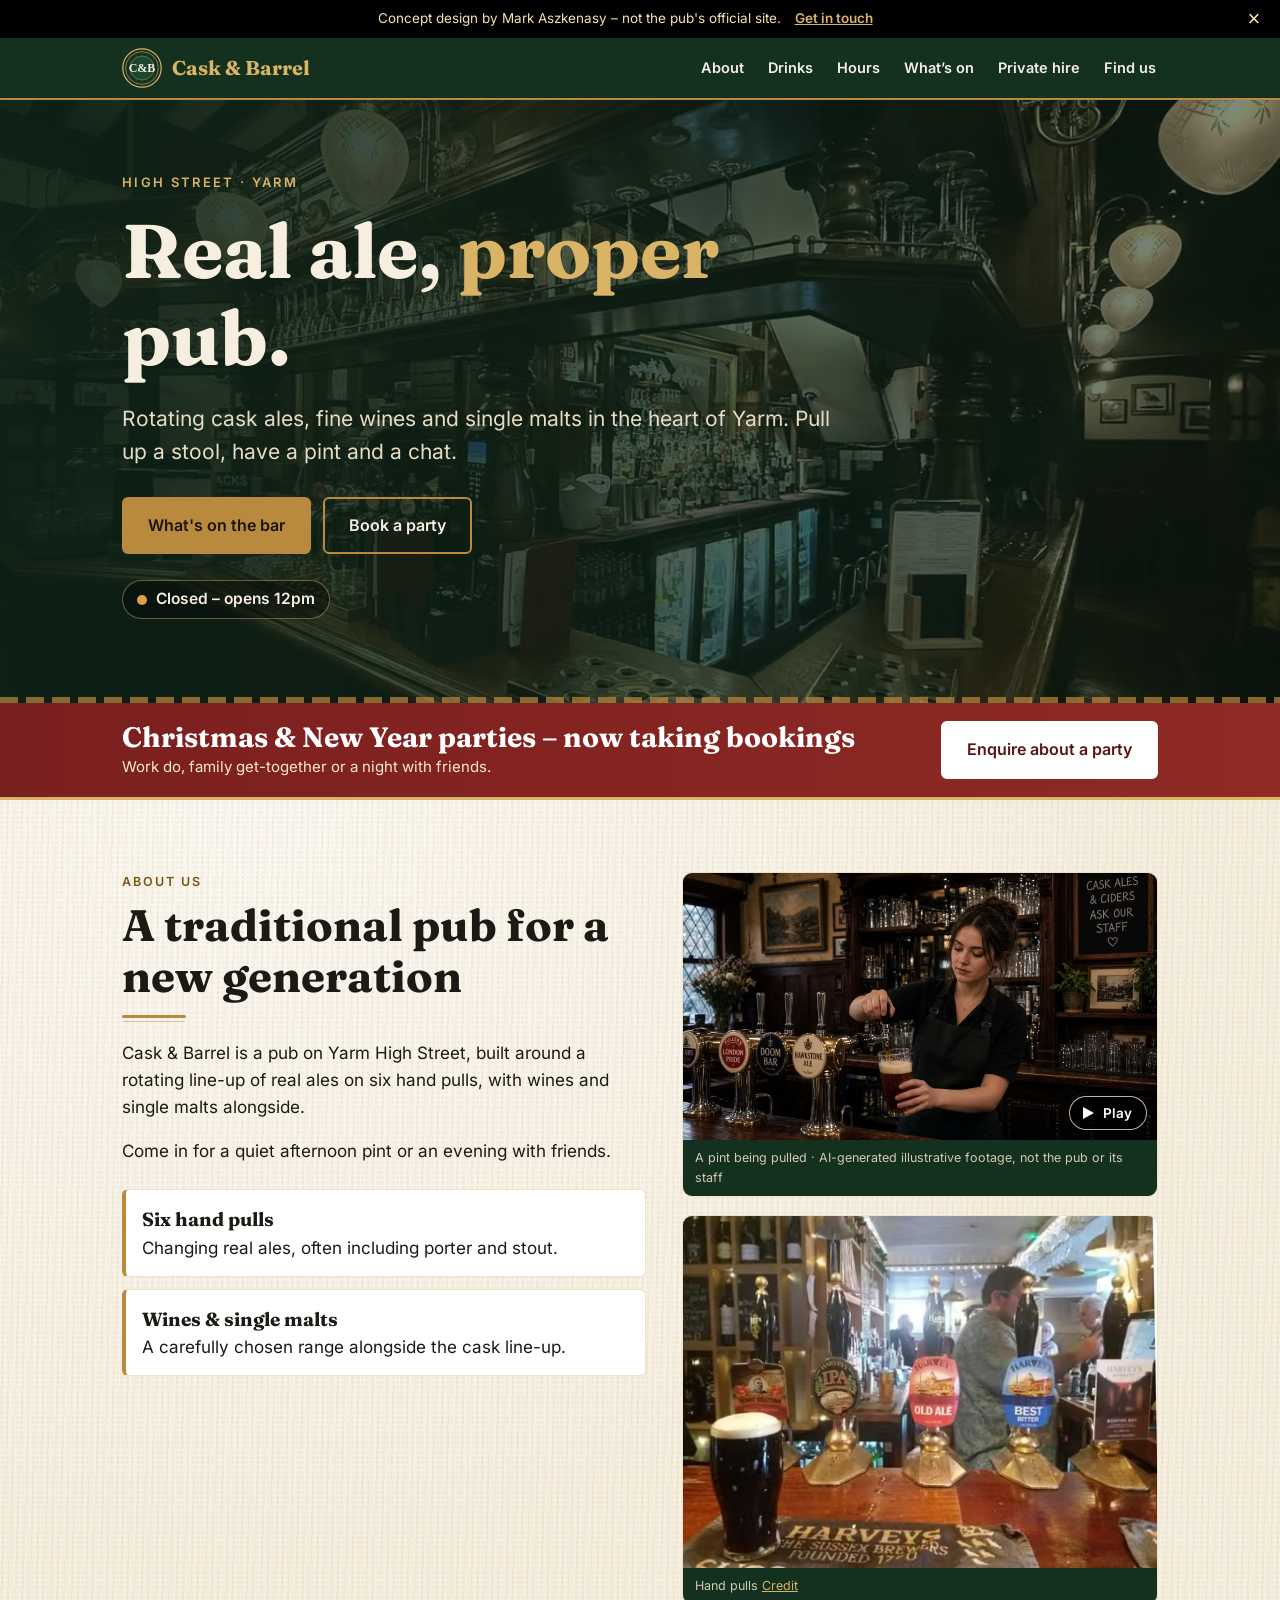
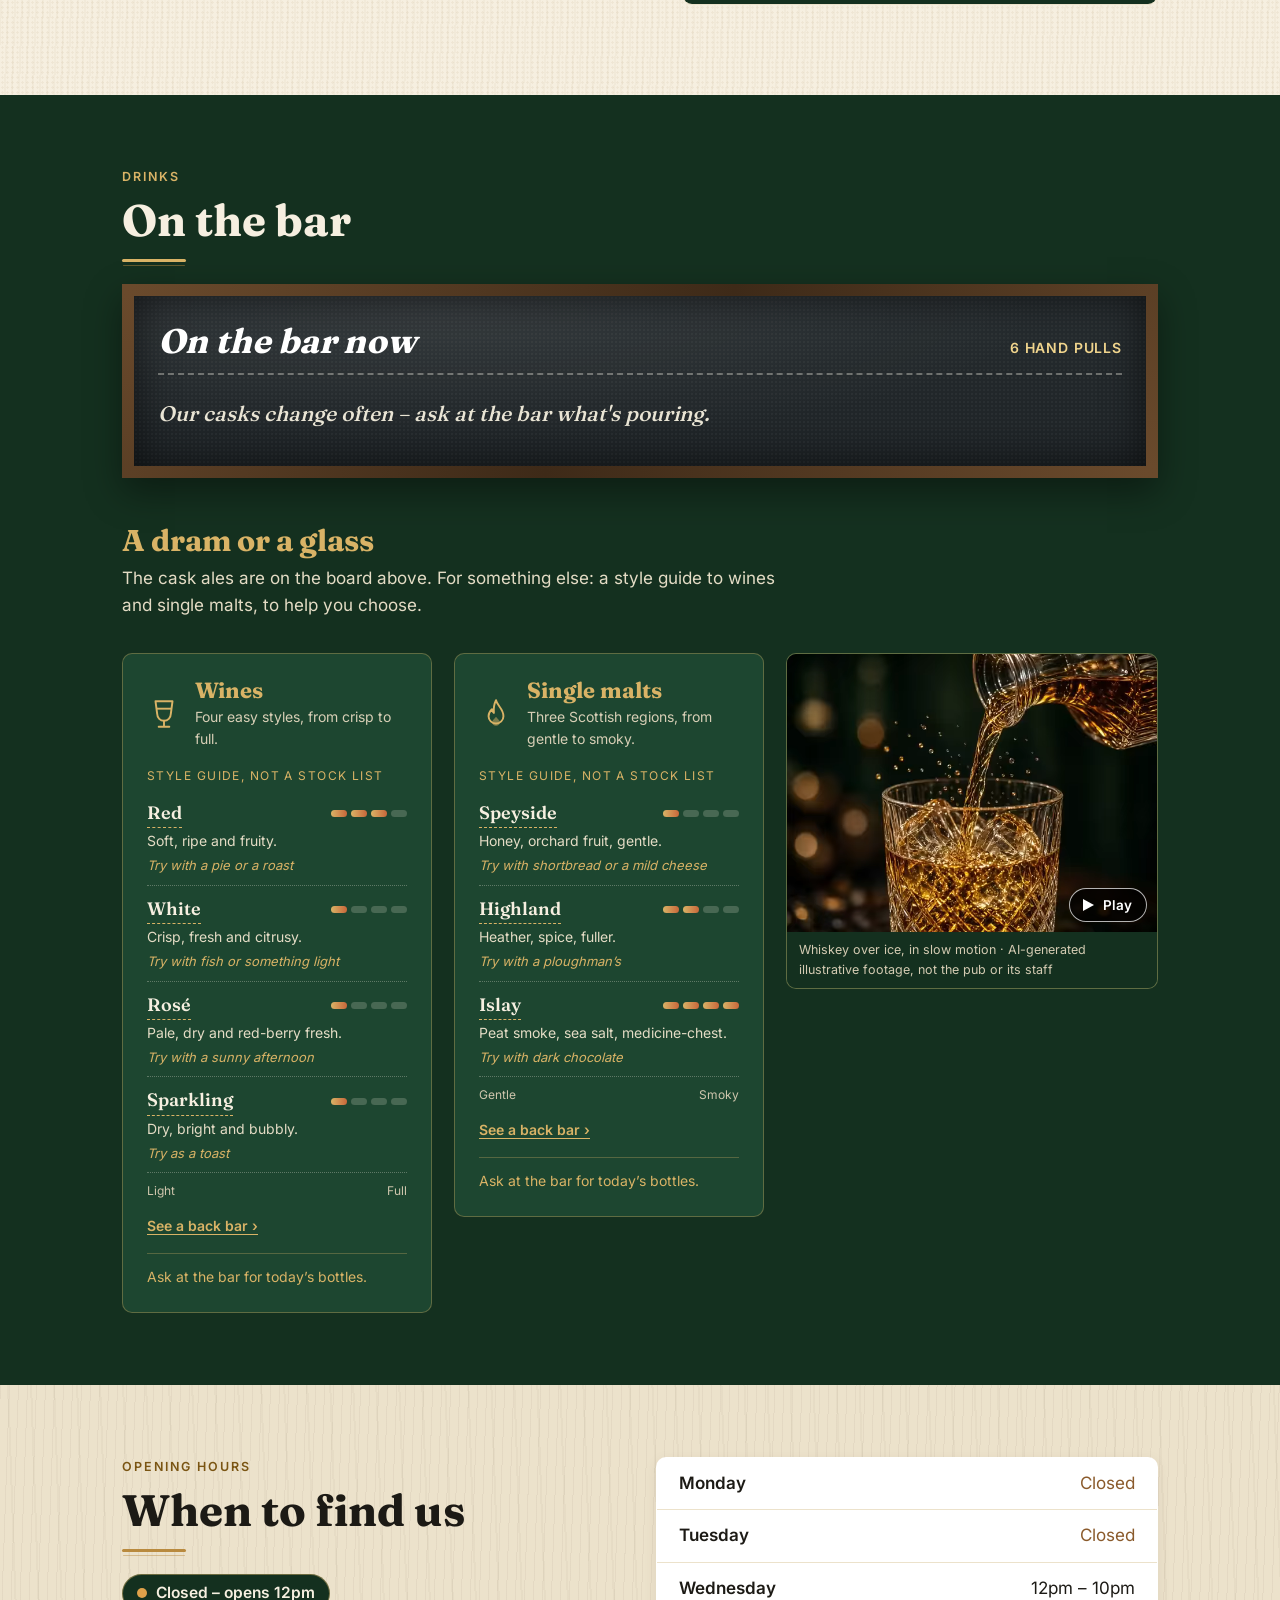
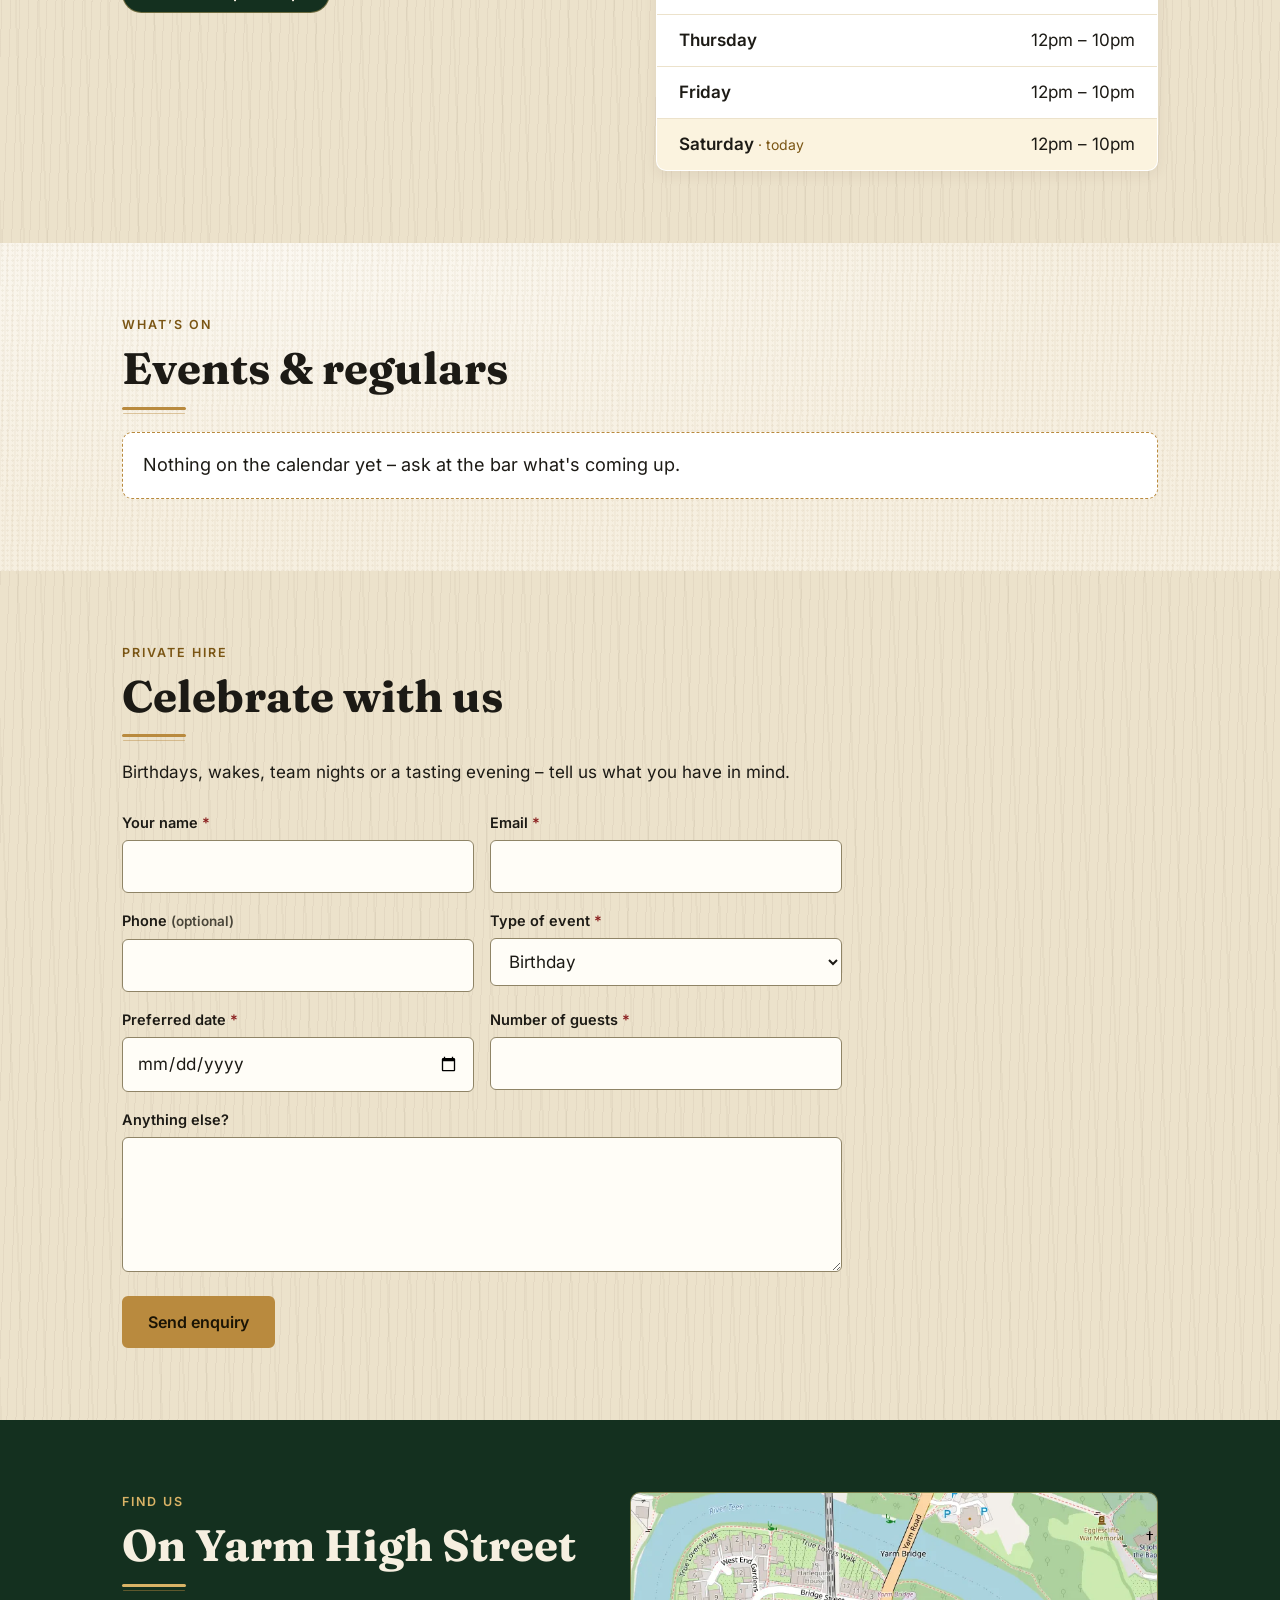
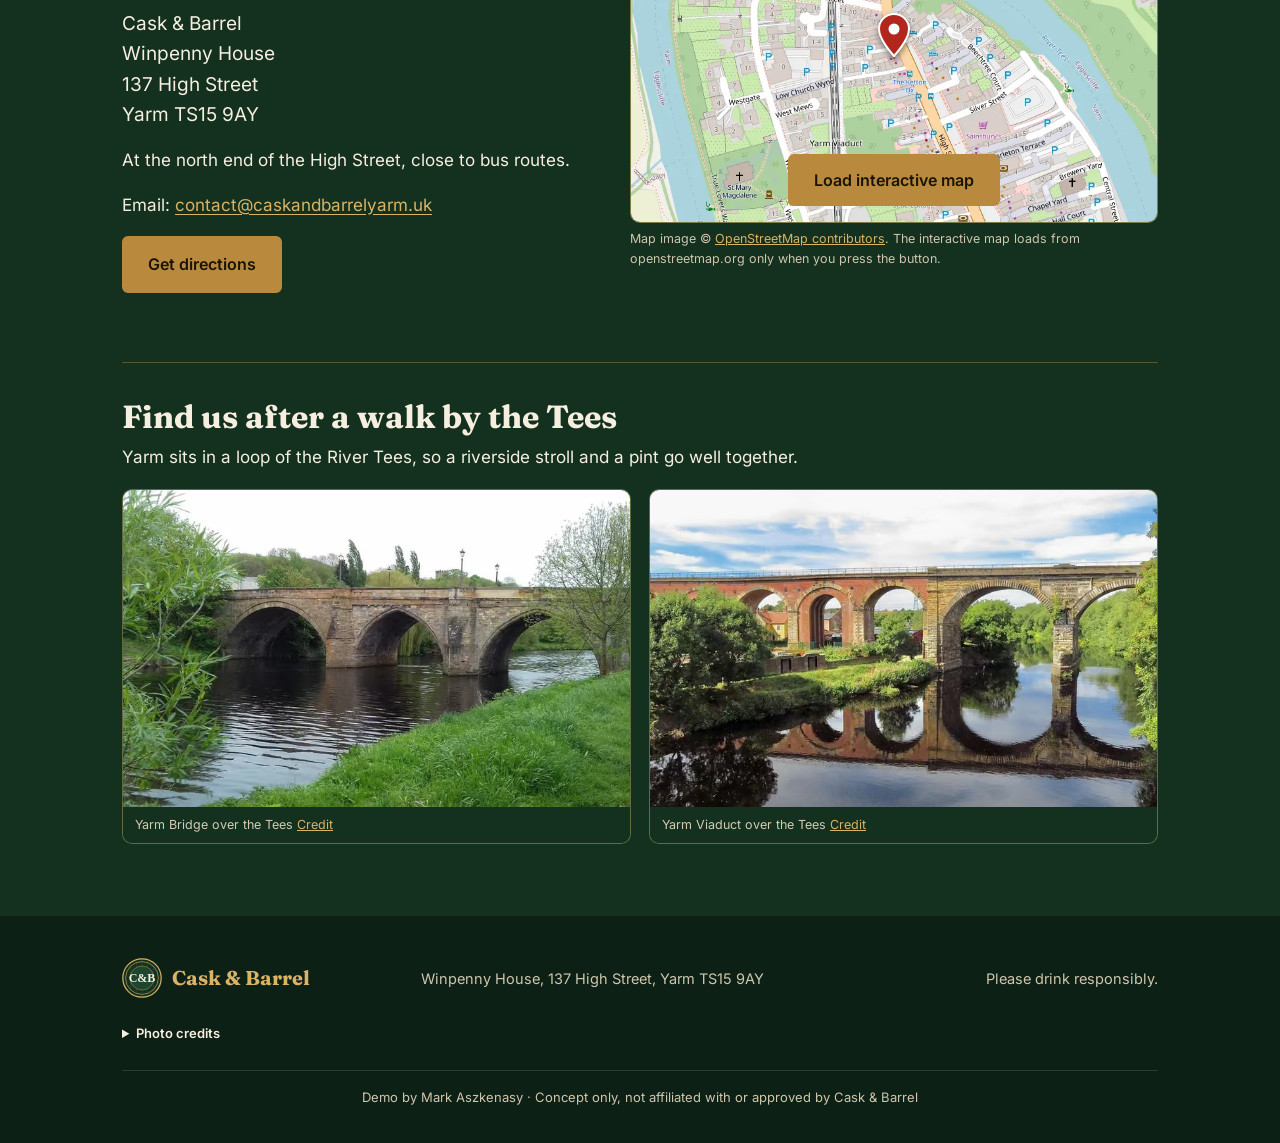
<file: index.html>
<!DOCTYPE html>
<html lang="en-GB">
<head>
<meta charset="utf-8">
<meta name="viewport" content="width=device-width, initial-scale=1">
<title>Cask &amp; Barrel, Yarm – real ale pub (concept design)</title>
<meta name="description" content="Concept website design for Cask &amp; Barrel, a real ale pub at 137 High Street, Yarm. Rotating cask ales, wines and single malts. Not the pub&#39;s official site.">
<meta name="robots" content="noindex, nofollow">
<meta name="theme-color" content="#14301f">
<link rel="canonical" href="https://tedotedo.github.io/cask-and-barrel-demo/">
<meta property="og:type" content="website">
<meta property="og:site_name" content="Cask &amp; Barrel (concept design)">
<meta property="og:title" content="Cask &amp; Barrel, Yarm – concept website design">
<meta property="og:description" content="A concept website for a Yarm real ale pub: live beer board, Christmas bookings, open-now status and map. Not the pub's official site.">
<meta property="og:url" content="https://tedotedo.github.io/cask-and-barrel-demo/">
<meta property="og:image" content="https://tedotedo.github.io/cask-and-barrel-demo/images/og-image.png">
<meta property="og:image:width" content="1200">
<meta property="og:image:height" content="630">
<meta property="og:image:alt" content="Cask &amp; Barrel, Yarm – concept website design with a C&amp;B cask-end monogram">
<meta name="twitter:card" content="summary_large_image">
<link rel="icon" href="favicon.svg" type="image/svg+xml">
<link rel="apple-touch-icon" href="apple-touch-icon.png">
<link rel="preload" href="fonts/fraunces-latin.woff2" as="font" type="font/woff2" crossorigin>
<link rel="preload" href="fonts/inter-latin.woff2" as="font" type="font/woff2" crossorigin>
<link rel="preload" as="image" href="images/traditional-pub-bar-interior-800.avif" type="image/avif" imagesrcset="images/traditional-pub-bar-interior-480.avif 480w, images/traditional-pub-bar-interior-800.avif 800w, images/traditional-pub-bar-interior-1280.avif 1280w, images/traditional-pub-bar-interior-1600.avif 1600w" imagesizes="100vw" fetchpriority="high">
<link rel="stylesheet" href="css/styles.css">
<script type="application/ld+json">
{
  "@context": "https://schema.org",
  "@type": "BarOrPub",
  "name": "Cask & Barrel",
  "url": "https://tedotedo.github.io/cask-and-barrel-demo/",
  "image": "https://tedotedo.github.io/cask-and-barrel-demo/images/og-image.png",
  "address": {
    "@type": "PostalAddress",
    "streetAddress": "Winpenny House, 137 High Street",
    "addressLocality": "Yarm",
    "addressRegion": "Stockton-on-Tees",
    "postalCode": "TS15 9AY",
    "addressCountry": "GB"
  },
  "geo": {
    "@type": "GeoCoordinates",
    "latitude": 54.51095,
    "longitude": -1.35595
  },
  "email": "contact@caskandbarrelyarm.uk",
  "openingHoursSpecification": [
    {
      "@type": "OpeningHoursSpecification",
      "dayOfWeek": "Wednesday",
      "opens": "12:00",
      "closes": "22:00"
    },
    {
      "@type": "OpeningHoursSpecification",
      "dayOfWeek": "Thursday",
      "opens": "12:00",
      "closes": "22:00"
    },
    {
      "@type": "OpeningHoursSpecification",
      "dayOfWeek": "Friday",
      "opens": "12:00",
      "closes": "22:00"
    },
    {
      "@type": "OpeningHoursSpecification",
      "dayOfWeek": "Saturday",
      "opens": "12:00",
      "closes": "22:00"
    }
  ]
}
</script>
</head>
<body>
<script>document.documentElement.classList.add("js")</script>
<a class="skip" href="#main">Skip to content</a>
<div class="banner" id="concept-banner"><div class="wrap"><span>Concept design by Mark Aszkenasy – not the pub&#39;s official site.</span> <a href="mailto:[YOUR EMAIL]">Get in touch</a></div><button class="banner-close" type="button" aria-label="Dismiss banner">&times;</button></div>
<div class="pitch-note" id="pitch-note" hidden>Change a beer from your phone in 30 seconds – no web designer needed.</div>
<header class="nav" id="top-nav">
<div class="wrap">
<a class="logo" href="#top"><img src="images/logo-roundel.svg" width="40" height="40" alt="C&amp;B monogram (concept)"><span>Cask &amp; Barrel</span></a>
<button class="menu-toggle" type="button" aria-expanded="false" aria-controls="site-nav" aria-label="Menu"><span></span></button>
<nav id="site-nav" aria-label="Main"><ul>
<li><a href="#about">About</a></li><li><a href="#menu">Drinks</a></li><li><a href="#hours">Hours</a></li><li><a href="#whats-on">What’s on</a></li><li><a href="#private-hire">Private hire</a></li><li><a href="#find-us">Find us</a></li>
</ul></nav>
</div>
</header>
<main id="main">
<div class="hero" id="top">
<div class="hero-bg"><picture><source type="image/avif" srcset="images/traditional-pub-bar-interior-480.avif 480w, images/traditional-pub-bar-interior-800.avif 800w, images/traditional-pub-bar-interior-1280.avif 1280w, images/traditional-pub-bar-interior-1600.avif 1600w" sizes="100vw"><source type="image/webp" srcset="images/traditional-pub-bar-interior-480.webp 480w, images/traditional-pub-bar-interior-800.webp 800w, images/traditional-pub-bar-interior-1280.webp 1280w, images/traditional-pub-bar-interior-1600.webp 1600w" sizes="100vw"><img src="images/traditional-pub-bar-interior-1600.jpg" srcset="images/traditional-pub-bar-interior-480.jpg 480w, images/traditional-pub-bar-interior-800.jpg 800w, images/traditional-pub-bar-interior-1280.jpg 1280w, images/traditional-pub-bar-interior-1600.jpg 1600w" sizes="100vw" width="1600" height="1200" alt="The bar of a traditional wood-panelled pub with brass hand pulls and glass-shaded lamps (illustrative photo, not Cask &amp; Barrel)" fetchpriority="high" decoding="async"></picture></div>
<div class="wrap">
<p class="eyebrow">High Street · Yarm</p>
<h1>Real ale, <em>proper</em> pub.</h1>
<p class="lead">Rotating cask ales, fine wines and single malts in the heart of Yarm. Pull up a stool, have a pint and a chat.</p>
<div class="btns"><a class="btn" href="#menu">What&#39;s on the bar</a><a class="btn ghost" href="#private-hire">Book a party</a></div>
<div class="hero-meta"><span data-region="status"></span><span class="next" data-region="nextEvent"></span></div>
</div>
</div>

<aside class="ribbon" aria-label="Seasonal offer"><div class="wrap"><div><h2>Christmas &amp; New Year parties – now taking bookings</h2><p>Work do, family get-together or a night with friends.</p></div><a class="btn" href="#private-hire" data-preset="Christmas party">Enquire about a party</a></div></aside>

<section id="about" class="paper"><div class="wrap about">
<div>
<p class="kicker">About us</p>
<h2>A traditional pub for a new generation</h2>
<p>Cask &amp; Barrel is a pub on Yarm High Street, built around a rotating line-up of real ales on six hand pulls, with wines and single malts alongside.</p>
<p>Come in for a quiet afternoon pint or an evening with friends.</p>
<ul class="facts"><li><b>Six hand pulls</b>Changing real ales, often including porter and stout.</li><li><b>Wines &amp; single malts</b>A carefully chosen range alongside the cask line-up.</li></ul>
</div>
<div>
<figure class="photo clip"><div class="clip-frame"><video class="lazy-video" muted loop playsinline controls preload="none" poster="media/barmaid-pint.webp" width="854" height="480" aria-label="AI-generated video of an invented barmaid pulling a pint of real ale at a hand pump (illustrative)"><source src="media/barmaid-pint.webm" type="video/webm"><source src="media/barmaid-pint.mp4" type="video/mp4"></video></div><figcaption>A pint being pulled · AI-generated illustrative footage, not the pub or its staff</figcaption></figure>
<figure class="photo"><picture><source type="image/avif" srcset="images/real-ale-handpumps-and-porter-480.avif 480w, images/real-ale-handpumps-and-porter-800.avif 800w, images/real-ale-handpumps-and-porter-1100.avif 1100w" sizes="(min-width:820px) 480px, 100vw"><source type="image/webp" srcset="images/real-ale-handpumps-and-porter-480.webp 480w, images/real-ale-handpumps-and-porter-800.webp 800w, images/real-ale-handpumps-and-porter-1100.webp 1100w" sizes="(min-width:820px) 480px, 100vw"><img src="images/real-ale-handpumps-and-porter-1100.jpg" srcset="images/real-ale-handpumps-and-porter-480.jpg 480w, images/real-ale-handpumps-and-porter-800.jpg 800w, images/real-ale-handpumps-and-porter-1100.jpg 1100w" sizes="(min-width:820px) 480px, 100vw" width="1100" height="816" alt="A row of brass-topped real ale hand pulls on a pub bar, with a dark pint of porter in the foreground (illustrative photo)" loading="lazy" decoding="async"></picture><figcaption>Hand pulls <a href="#photo-credits">Credit</a></figcaption></figure>
</div>
</div></section>

<section id="menu" class="dark"><div class="wrap">
<p class="kicker">Drinks</p>
<h2>On the bar</h2>
<div class="board" id="on-the-bar" data-region="board"><div class="board-head"><h3 class="board-title">On the bar now</h3><p class="board-count">6 hand pulls</p></div><p class="board-empty">Our casks change often – ask at the bar what&#39;s pouring.</p></div>
<h3 class="dram-title">A dram or a glass</h3>
<p class="dram-intro">The cask ales are on the board above. For something else: a style guide to wines and single malts, to help you choose.</p>
<div class="menu-grid">
<div class="contents" data-region="menuGroups"><div class="card drink-card" data-range="wine"><div class="drink-head"><span class="drink-icon"><svg viewBox="0 0 32 32" width="34" height="34" aria-hidden="true" focusable="false"><path d="M8 4h16l-1.6 12a6.4 6.4 0 0 1-12.8 0z" fill="none" stroke="currentColor" stroke-width="1.8" stroke-linejoin="round"/><path d="M9.2 11h13.6" stroke="currentColor" stroke-width="1.8"/><path d="M16 22.4V28M11 28h10" stroke="currentColor" stroke-width="1.8" stroke-linecap="round"/></svg></span><div><h3>Wines</h3><p class="drink-blurb">Four easy styles, from crisp to full.</p></div></div><p class="guide-label">Style guide, not a stock list</p><ul class="styles"><li data-range="wine"><div class="style-top"><strong>Red</strong><span class="meter" role="img" aria-label="Light to Full: 3 out of 4"><i class="on"></i><i class="on"></i><i class="on"></i><i></i></span></div><span class="style-note">Soft, ripe and fruity.</span><span class="style-pair">Try with a pie or a roast</span></li><li data-range="wine"><div class="style-top"><strong>White</strong><span class="meter" role="img" aria-label="Light to Full: 1 out of 4"><i class="on"></i><i></i><i></i><i></i></span></div><span class="style-note">Crisp, fresh and citrusy.</span><span class="style-pair">Try with fish or something light</span></li><li data-range="wine"><div class="style-top"><strong>Rosé</strong><span class="meter" role="img" aria-label="Light to Full: 1 out of 4"><i class="on"></i><i></i><i></i><i></i></span></div><span class="style-note">Pale, dry and red-berry fresh.</span><span class="style-pair">Try with a sunny afternoon</span></li><li data-range="wine"><div class="style-top"><strong>Sparkling</strong><span class="meter" role="img" aria-label="Light to Full: 1 out of 4"><i class="on"></i><i></i><i></i><i></i></span></div><span class="style-note">Dry, bright and bubbly.</span><span class="style-pair">Try as a toast</span></li></ul><p class="meter-key"><span>Light</span><span>Full</span></p><p class="ask-line">Ask at the bar for today’s bottles.</p></div><div class="card drink-card" data-range="speyside"><div class="drink-head"><span class="drink-icon"><svg viewBox="0 0 32 32" width="34" height="34" aria-hidden="true" focusable="false"><path d="M16 3c1 5 7 8 7 15a7 7 0 0 1-14 0c0-3 1.600-5 3.200-6.500.2 2 .8 3 1.800 3.500C13.500 10 14.500 6 16 3z" fill="none" stroke="currentColor" stroke-width="1.8" stroke-linejoin="round"/><path d="M16 27a3.500 3.500 0 0 1-3.500-3.500c0-2 2-3 3.500-5 1.500 2 3.500 3 3.500 5A3.500 3.500 0 0 1 16 27z" fill="currentColor" opacity=".5"/></svg></span><div><h3>Single malts</h3><p class="drink-blurb">Three Scottish regions, from gentle to smoky.</p></div></div><p class="guide-label">Style guide, not a stock list</p><ul class="styles"><li data-range="speyside"><div class="style-top"><strong>Speyside</strong><span class="meter" role="img" aria-label="Gentle to Smoky: 1 out of 4"><i class="on"></i><i></i><i></i><i></i></span></div><span class="style-note">Honey, orchard fruit, gentle.</span><span class="style-pair">Try with shortbread or a mild cheese</span></li><li data-range="highland"><div class="style-top"><strong>Highland</strong><span class="meter" role="img" aria-label="Gentle to Smoky: 2 out of 4"><i class="on"></i><i class="on"></i><i></i><i></i></span></div><span class="style-note">Heather, spice, fuller.</span><span class="style-pair">Try with a ploughman’s</span></li><li data-range="islay"><div class="style-top"><strong>Islay</strong><span class="meter" role="img" aria-label="Gentle to Smoky: 4 out of 4"><i class="on"></i><i class="on"></i><i class="on"></i><i class="on"></i></span></div><span class="style-note">Peat smoke, sea salt, medicine-chest.</span><span class="style-pair">Try with dark chocolate</span></li></ul><p class="meter-key"><span>Gentle</span><span>Smoky</span></p><p class="ask-line">Ask at the bar for today’s bottles.</p></div></div>
<figure class="photo clip"><div class="clip-frame"><video class="lazy-video" muted loop playsinline controls preload="none" poster="media/whiskey-pour.webp" width="640" height="480" aria-label="AI-generated slow-motion video of whiskey being poured over ice in a glass (illustrative)"><source src="media/whiskey-pour.webm" type="video/webm"><source src="media/whiskey-pour.mp4" type="video/mp4"></video></div><figcaption>Whiskey over ice, in slow motion · AI-generated illustrative footage, not the pub or its staff</figcaption></figure>
</div>
</div></section>

<section id="reviews" class="paper" hidden><div class="wrap">
<p class="kicker">What people say</p>
<h2>Kind words</h2>
<div data-region="reviews"></div>
<div data-region="badges"></div>
</div></section>

<section id="hours" class="cream-bg"><div class="wrap two">
<div>
<p class="kicker">Opening hours</p>
<h2>When to find us</h2>
<p class="hours-status" data-region="status"></p>
</div>
<div data-region="hours"><table class="hours-table"><caption class="sr-only">Opening hours</caption><tbody><tr data-day="mon"><th scope="row">Monday</th><td><span class="closed">Closed</span></td></tr><tr data-day="tue"><th scope="row">Tuesday</th><td><span class="closed">Closed</span></td></tr><tr data-day="wed"><th scope="row">Wednesday</th><td>12pm – 10pm</td></tr><tr data-day="thu"><th scope="row">Thursday</th><td>12pm – 10pm</td></tr><tr data-day="fri"><th scope="row">Friday</th><td>12pm – 10pm</td></tr><tr data-day="sat"><th scope="row">Saturday</th><td>12pm – 10pm</td></tr></tbody></table></div>
</div></section>

<section id="whats-on" class="paper"><div class="wrap">
<p class="kicker">What’s on</p>
<h2>Events &amp; regulars</h2>
<div data-region="events"><p class="empty-note">Nothing on the calendar yet – ask at the bar what&#39;s coming up.</p></div>
</div></section>

<section id="private-hire" class="cream-bg"><div class="wrap">
<p class="kicker">Private hire</p>
<h2>Celebrate with us</h2>
<p>Birthdays, wakes, team nights or a tasting evening – tell us what you have in mind.</p>
<!--
  FORM WIRING (not connected on purpose): this demo form sends nothing. To go live, point the form at a
  Formspree-style endpoint, e.g. set FORM_ENDPOINT in js/app.js to "https://formspree.io/f/<id>" and
  POST the fields with fetch(..., {method:"POST", headers:{Accept:"application/json"}, body:new FormData(form)}),
  showing the success panel only when response.ok. Until then it only shows the success message locally.
-->
<form id="enquiry" novalidate>
<div class="row">
<div><label for="f-name">Your name <span class="req" aria-hidden="true">*</span></label><input id="f-name" name="name" autocomplete="name" required aria-describedby="f-name-err"><p class="err" id="f-name-err"></p></div>
<div><label for="f-email">Email <span class="req" aria-hidden="true">*</span></label><input id="f-email" name="email" type="email" autocomplete="email" required aria-describedby="f-email-err"><p class="err" id="f-email-err"></p></div>
</div>
<div class="row">
<div><label for="f-phone">Phone <span class="hint">(optional)</span></label><input id="f-phone" name="phone" type="tel" autocomplete="tel" inputmode="tel" aria-describedby="f-phone-err"><p class="err" id="f-phone-err"></p></div>
<div><label for="f-type">Type of event <span class="req" aria-hidden="true">*</span></label><select id="f-type" name="type" required aria-describedby="f-type-err"><option value="Birthday">Birthday</option><option value="Celebration">Celebration</option><option value="Christmas party">Christmas party</option><option value="Work event">Work event</option><option value="Wake">Wake</option><option value="Tasting evening">Tasting evening</option><option value="Other">Other</option></select><p class="err" id="f-type-err"></p></div>
</div>
<div class="row">
<div><label for="f-date">Preferred date <span class="req" aria-hidden="true">*</span></label><input id="f-date" name="date" type="date" required aria-describedby="f-date-err"><p class="err" id="f-date-err"></p></div>
<div><label for="f-guests">Number of guests <span class="req" aria-hidden="true">*</span></label><input id="f-guests" name="guests" type="number" min="1" max="500" inputmode="numeric" required aria-describedby="f-guests-err"><p class="err" id="f-guests-err"></p></div>
</div>
<div><label for="f-msg">Anything else?</label><textarea id="f-msg" name="message" rows="4"></textarea></div>
<div><button class="btn" type="submit">Send enquiry</button></div>
</form>
<div class="success" id="enquiry-success" role="status" tabindex="-1" hidden><h3></h3><p>We’ll be in touch about your <span id="s-type"></span> soon.</p><p class="demo-note">(demo – nothing was sent)</p></div>
</div></section>

<section id="find-us" class="dark"><div class="wrap">
<div class="find">
<div>
<p class="kicker">Find us</p>
<h2>On Yarm High Street</h2>
<div data-region="contact"><address>Cask &amp; Barrel<br>Winpenny House<br>137 High Street<br>Yarm TS15 9AY</address><p>At the north end of the High Street, close to bus routes.</p><ul class="contact-list"><li>Email: <a class="link" href="mailto:contact@caskandbarrelyarm.uk">contact@caskandbarrelyarm.uk</a></li></ul><p><a class="btn" href="https://www.google.com/maps/search/?api=1&amp;query=Cask+%26+Barrel+137+High+Street+Yarm+TS15+9AY" rel="noopener">Get directions</a></p></div>
</div>
<div>
<div class="mapbox" id="mapbox">
<picture><source type="image/webp" srcset="images/map-osm-static.webp"><img src="images/map-osm-static.jpg" width="799" height="500" loading="lazy" decoding="async" alt="Map of Yarm High Street with a pin at 137 High Street, TS15 9AY"></picture>
<svg class="pin" viewBox="0 0 34 44" aria-hidden="true"><path d="M17 43C17 43 2 27 2 16a15 15 0 0 1 30 0c0 11-15 27-15 27z" fill="#b3261e" stroke="#fff" stroke-width="2"/><circle cx="17" cy="16" r="5.5" fill="#fff"/></svg>
<button class="btn map-load" type="button" id="map-load" data-src="https://www.openstreetmap.org/export/embed.html?bbox=-1.35995%2C54.50845%2C-1.35195%2C54.51345&amp;layer=mapnik&amp;marker=54.51095%2C-1.35595">Load interactive map</button>
</div>
<p class="map-attr">Map image © <a href="https://www.openstreetmap.org/copyright" rel="noopener">OpenStreetMap contributors</a>. The interactive map loads from openstreetmap.org only when you press the button.</p>
</div>
</div>
<div class="walk">
<h3>Find us after a walk by the Tees</h3>
<p>Yarm sits in a loop of the River Tees, so a riverside stroll and a pint go well together.</p>
<div class="walk-photos"><figure class="photo"><picture><source type="image/avif" srcset="images/yarm-bridge-river-tees-480.avif 480w, images/yarm-bridge-river-tees-800.avif 800w, images/yarm-bridge-river-tees-1400.avif 1400w" sizes="(min-width:700px) 520px, 100vw"><source type="image/webp" srcset="images/yarm-bridge-river-tees-480.webp 480w, images/yarm-bridge-river-tees-800.webp 800w, images/yarm-bridge-river-tees-1400.webp 1400w" sizes="(min-width:700px) 520px, 100vw"><img src="images/yarm-bridge-river-tees-1400.jpg" srcset="images/yarm-bridge-river-tees-480.jpg 480w, images/yarm-bridge-river-tees-800.jpg 800w, images/yarm-bridge-river-tees-1400.jpg 1400w" sizes="(min-width:700px) 520px, 100vw" width="1400" height="788" alt="The old stone arched Yarm Bridge crossing the River Tees on a bright day" loading="lazy" decoding="async"></picture><figcaption>Yarm Bridge over the Tees <a href="#photo-credits">Credit</a></figcaption></figure><figure class="photo"><picture><source type="image/avif" srcset="images/yarm-viaduct-river-tees-480.avif 480w, images/yarm-viaduct-river-tees-800.avif 800w, images/yarm-viaduct-river-tees-1000.avif 1000w" sizes="(min-width:700px) 520px, 100vw"><source type="image/webp" srcset="images/yarm-viaduct-river-tees-480.webp 480w, images/yarm-viaduct-river-tees-800.webp 800w, images/yarm-viaduct-river-tees-1000.webp 1000w" sizes="(min-width:700px) 520px, 100vw"><img src="images/yarm-viaduct-river-tees-1000.jpg" srcset="images/yarm-viaduct-river-tees-480.jpg 480w, images/yarm-viaduct-river-tees-800.jpg 800w, images/yarm-viaduct-river-tees-1000.jpg 1000w" sizes="(min-width:700px) 520px, 100vw" width="1000" height="562" alt="Yarm railway viaduct reflected in the River Tees" loading="lazy" decoding="async"></picture><figcaption>Yarm Viaduct over the Tees <a href="#photo-credits">Credit</a></figcaption></figure></div>
</div>
</div></section>
</main>
<footer><div class="wrap">
<a class="logo" href="#top"><img src="images/logo-roundel.svg" width="40" height="40" alt="C&amp;B monogram (concept)"><span>Cask &amp; Barrel</span></a>
<span>Winpenny House, 137 High Street, Yarm TS15 9AY</span>
<span data-region="social"></span>
<span>Please drink responsibly.</span>
<details class="credits" id="photo-credits"><summary>Photo credits</summary><div data-region="credits"><p>Photos: Wikimedia Commons. Illustrative only; none shows Cask &amp; Barrel. The two video clips (whiskey pour, barmaid pulling a pint) are AI-generated illustrative footage; the person shown is invented and is not the pub or its staff. Images resized and, where noted, cropped. Map: © OpenStreetMap contributors.</p><ul><li>Bar interior: “Interior of a traditional London pub” by Alan Hughes, <a href="https://creativecommons.org/licenses/by-sa/2.0" rel="noopener">CC BY-SA 2.0</a>, <a href="https://commons.wikimedia.org/wiki/File:Interior_of_a_traditional_London_pub_-_geograph.org.uk_-_8378573.jpg" rel="noopener">Commons page</a></li><li>Hand pulls: “Real ale handpumps with a pint of English Porter” by 55belgianbeerfan, <a href="http://creativecommons.org/publicdomain/zero/1.0/deed.en" rel="noopener">CC0</a>, <a href="https://commons.wikimedia.org/wiki/File:Real_ale_handpumps_with_a_pint_of_English_Porter.jpg" rel="noopener">Commons page</a></li><li>Yarm Bridge: “Yarm Bridge” by Simon Cotterill, <a href="https://creativecommons.org/licenses/by-sa/2.0" rel="noopener">CC BY-SA 2.0</a>, <a href="https://commons.wikimedia.org/wiki/File:Yarm_Bridge_-_geograph.org.uk_-_5794564.jpg" rel="noopener">Commons page</a></li><li>Yarm Viaduct: “Yarm Railway Viaduct over the R Tees (geograph 7379141)” by Colin Park, <a href="https://creativecommons.org/licenses/by-sa/2.0" rel="noopener">CC BY-SA 2.0</a>, <a href="https://commons.wikimedia.org/wiki/File:Yarm_Railway_Viaduct_over_the_R_Tees_(geograph_7379141).jpg" rel="noopener">Commons page</a></li></ul></div></details>
<p class="demo-by">Demo by Mark Aszkenasy · Concept only, not affiliated with or approved by Cask &amp; Barrel</p>
</div></footer>
<div class="action-bar" role="group" aria-label="Quick actions">
<a href="https://www.google.com/maps/search/?api=1&amp;query=Cask+%26+Barrel+137+High+Street+Yarm+TS15+9AY" rel="noopener">Directions</a><a class="primary" href="#private-hire">Book</a>
</div>
<script src="js/render.js" defer></script>
<script src="js/app.js" defer></script>
</body>
</html>
</file>
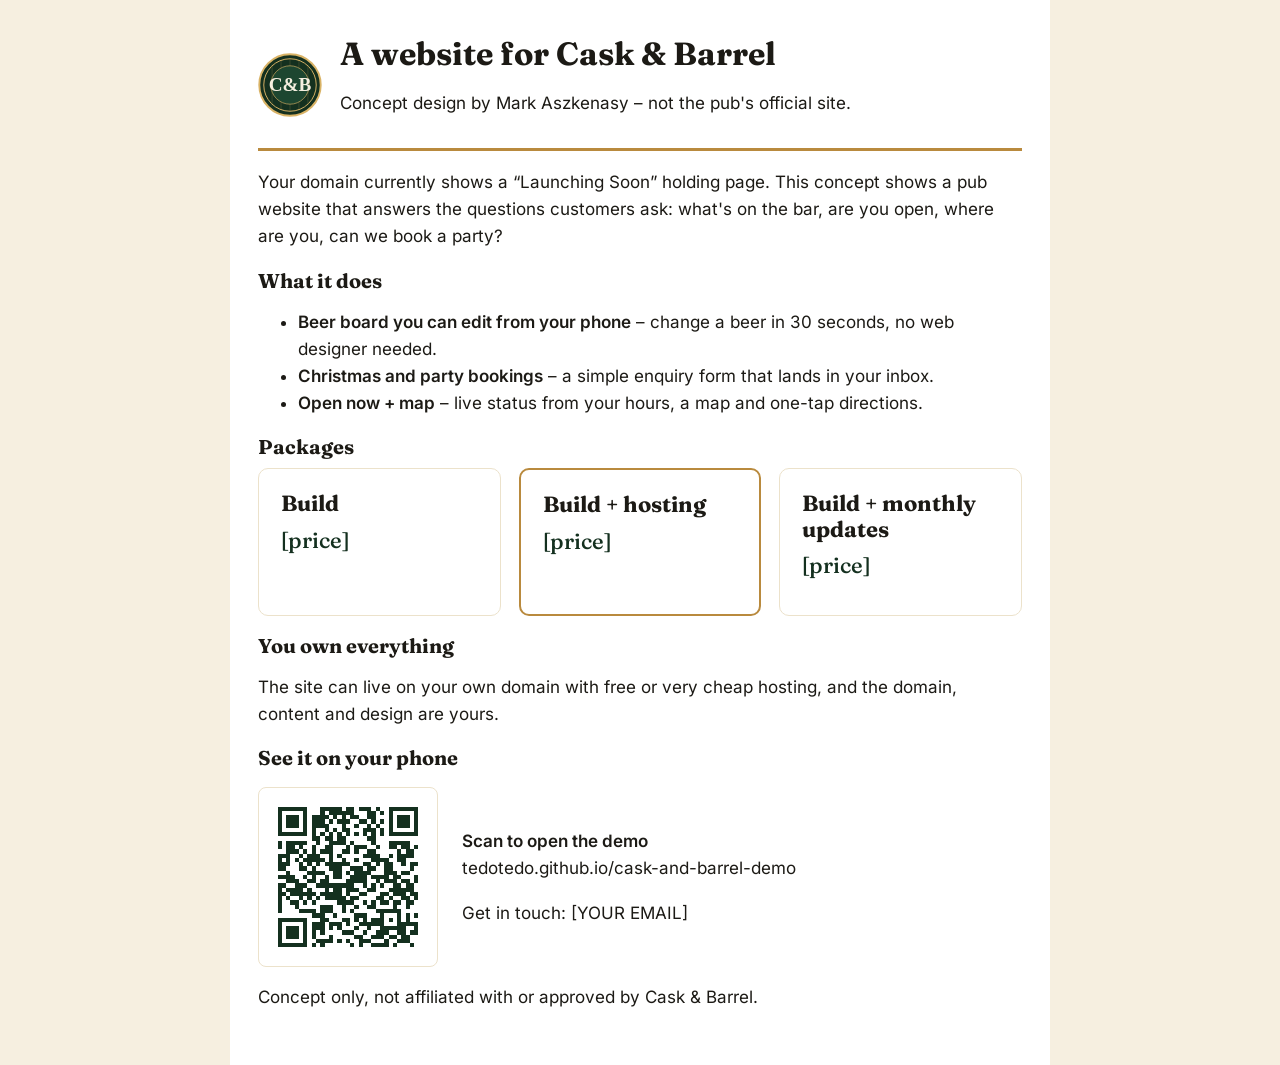
<file: pitch-onepager.html>
<!DOCTYPE html>
<html lang="en-GB">
<head>
<meta charset="utf-8">
<meta name="viewport" content="width=device-width, initial-scale=1">
<title>Cask &amp; Barrel website – one-pager</title>
<meta name="robots" content="noindex, nofollow">
<link rel="icon" href="favicon.svg" type="image/svg+xml">
<link rel="stylesheet" href="css/styles.css">
</head>
<body>
<main class="one">
<div class="one-head"><img src="images/logo-roundel.svg" width="64" height="64" alt="C&amp;B monogram (concept)"><div><h1>A website for Cask &amp; Barrel</h1><p class="note">Concept design by Mark Aszkenasy – not the pub's official site.</p></div></div>
<p>Your domain currently shows a “Launching Soon” holding page. This concept shows a pub website that answers the questions customers ask: what's on the bar, are you open, where are you, can we book a party?</p>
<h2>What it does</h2>
<ul>
<li><strong>Beer board you can edit from your phone</strong> – change a beer in 30 seconds, no web designer needed.</li>
<li><strong>Christmas and party bookings</strong> – a simple enquiry form that lands in your inbox.</li>
<li><strong>Open now + map</strong> – live status from your hours, a map and one-tap directions.</li>
</ul>
<h2>Packages</h2>
<div class="tiers">
<div class="tier"><h3>Build</h3><p class="p">[price]</p></div>
<div class="tier featured"><h3>Build + hosting</h3><p class="p">[price]</p></div>
<div class="tier"><h3>Build + monthly updates</h3><p class="p">[price]</p></div>
</div>
<h2>You own everything</h2>
<p>The site can live on your own domain with free or very cheap hosting, and the domain, content and design are yours.</p>
<h2>See it on your phone</h2>
<div class="qr-row"><img src="images/qr-demo.png" width="180" height="180" alt="QR code linking to the demo site"><div><p><strong>Scan to open the demo</strong><br>tedotedo.github.io/cask-and-barrel-demo</p><p>Get in touch: [YOUR EMAIL]</p></div></div>
<p class="note">Concept only, not affiliated with or approved by Cask &amp; Barrel.</p>
</main>
</body>
</html>
</file>
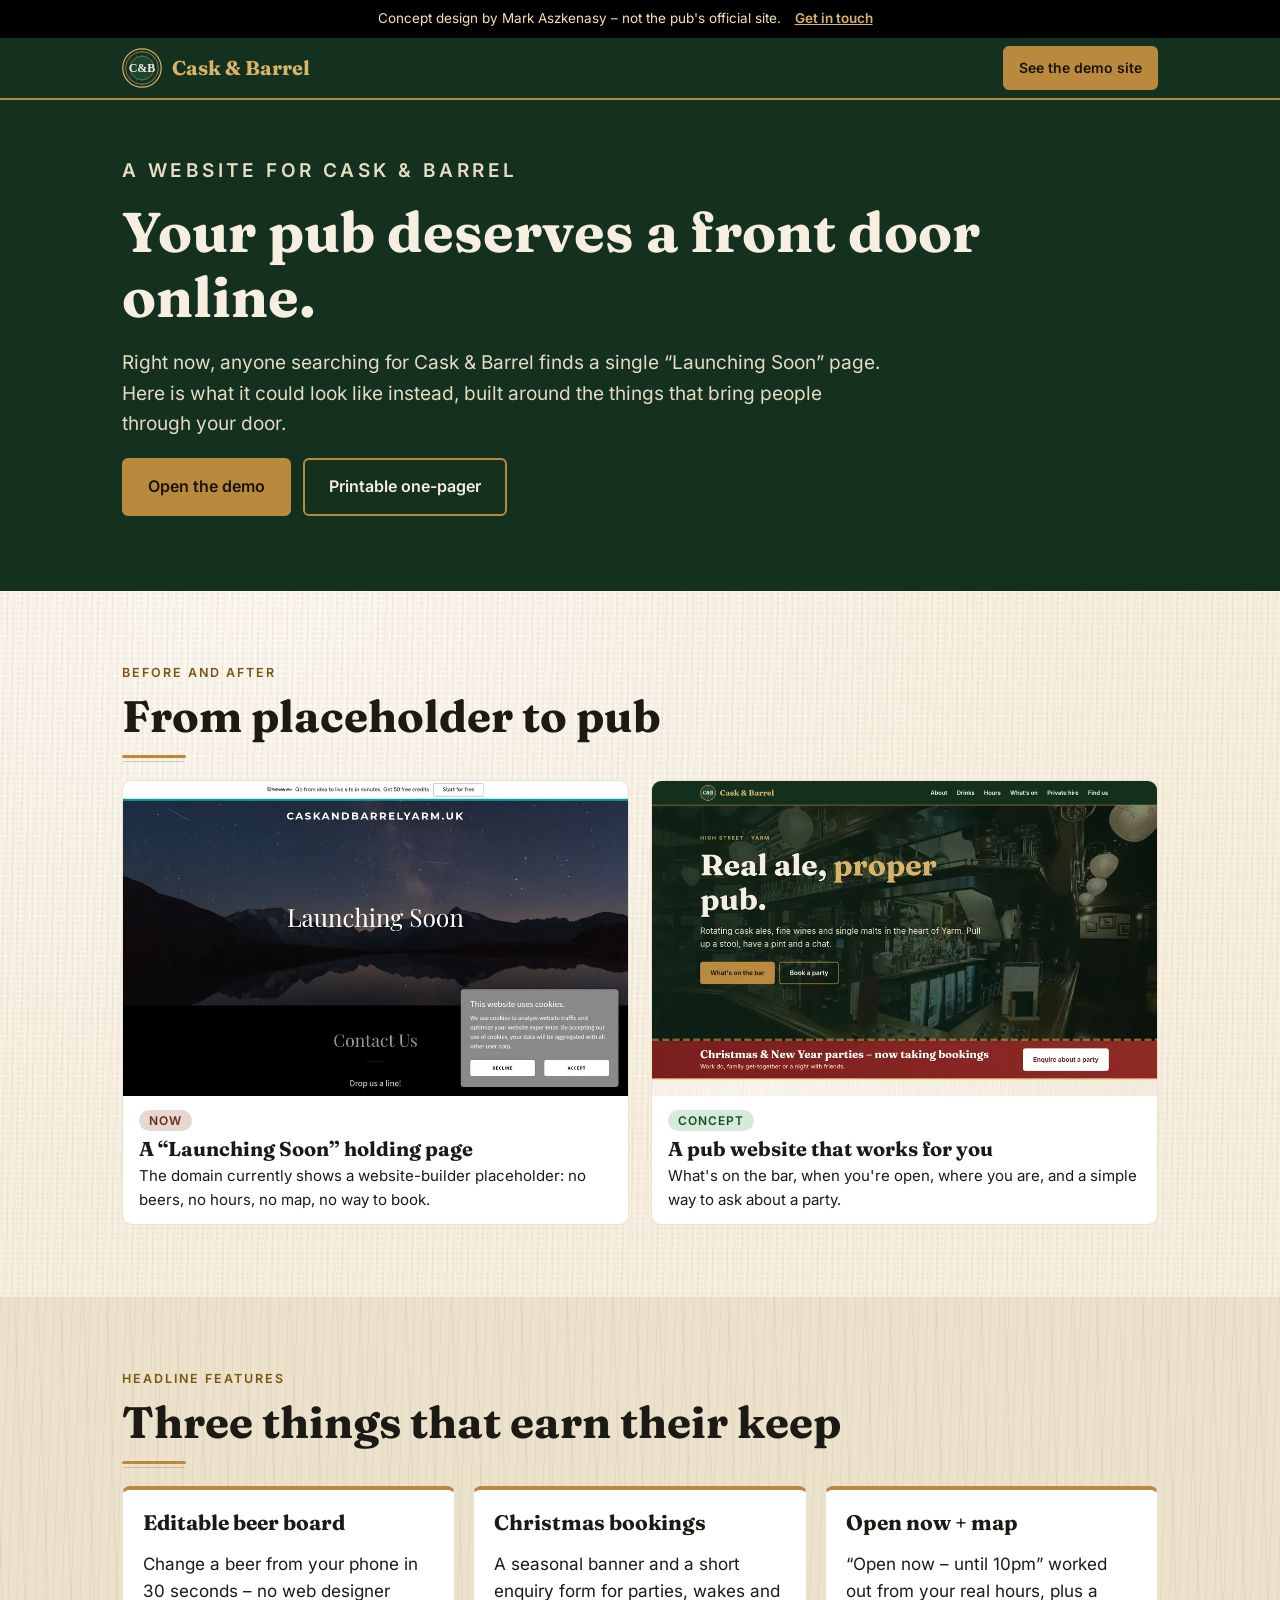
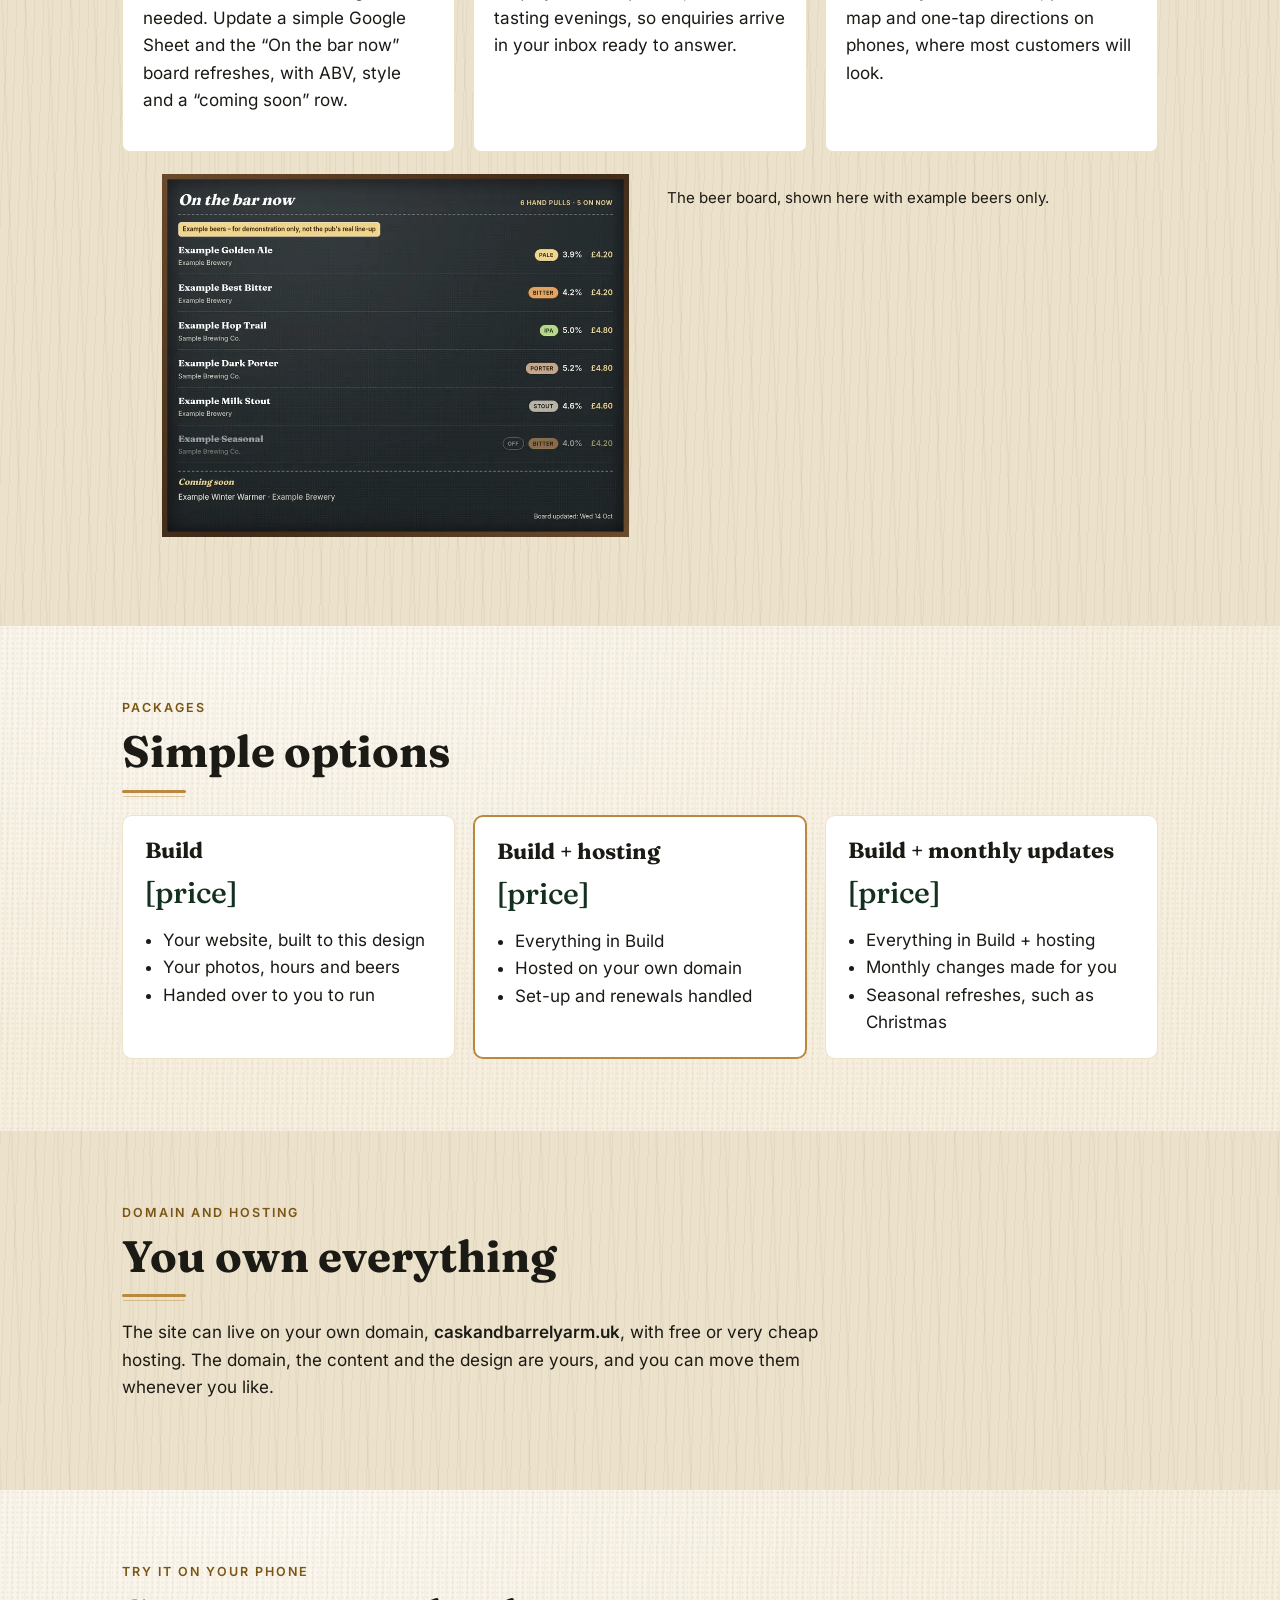
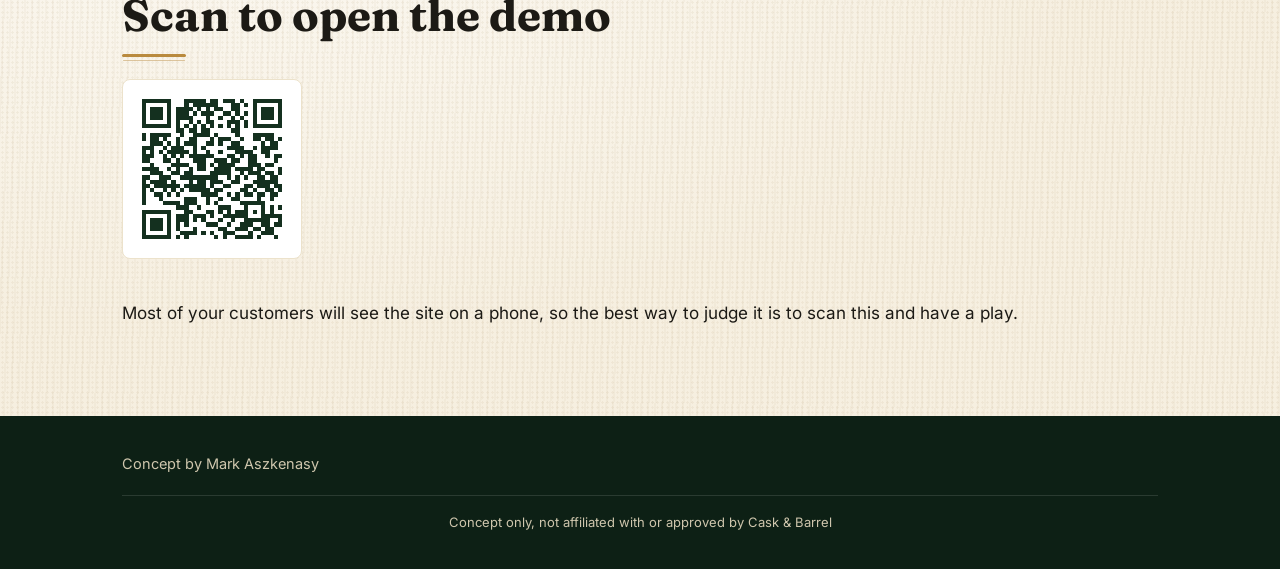
<file: pitch.html>
<!DOCTYPE html>
<html lang="en-GB">
<head>
<meta charset="utf-8">
<meta name="viewport" content="width=device-width, initial-scale=1">
<title>A website for Cask &amp; Barrel – pitch</title>
<meta name="robots" content="noindex, nofollow">
<meta name="description" content="Pitch page for a Cask &amp; Barrel concept website. Not the pub's official site.">
<link rel="icon" href="favicon.svg" type="image/svg+xml">
<link rel="apple-touch-icon" href="apple-touch-icon.png">
<link rel="preload" href="fonts/fraunces-latin.woff2" as="font" type="font/woff2" crossorigin>
<link rel="stylesheet" href="css/styles.css">
</head>
<body>
<a class="skip" href="#main">Skip to content</a>
<div class="banner"><div class="wrap"><span>Concept design by Mark Aszkenasy – not the pub's official site.</span> <a href="mailto:[YOUR EMAIL]">Get in touch</a></div></div>
<header class="nav"><div class="wrap">
<a class="logo" href="index.html"><img src="images/logo-roundel.svg" width="40" height="40" alt="C&amp;B monogram (concept)"><span>Cask &amp; Barrel</span></a>
<a class="btn small" href="index.html">See the demo site</a>
</div></header>
<main id="main">
<div class="pitch-hero"><div class="wrap">
<p class="eyebrow">A website for Cask &amp; Barrel</p>
<h1>Your pub deserves a front door online.</h1>
<p>Right now, anyone searching for Cask &amp; Barrel finds a single “Launching Soon” page. Here is what it could look like instead, built around the things that bring people through your door.</p>
<p class="btns"><a class="btn" href="index.html">Open the demo</a><a class="btn ghost" href="pitch-onepager.html">Printable one-pager</a></p>
</div></div>

<section class="paper"><div class="wrap">
<p class="kicker">Before and after</p>
<h2>From placeholder to pub</h2>
<div class="ba">
<figure><picture><source type="image/webp" srcset="images/pitch-before.webp"><img src="images/pitch-before.jpg" width="1000" height="625" loading="lazy" alt="The current caskandbarrelyarm.uk page: a night-sky photo with the words Launching Soon and a contact heading"></picture>
<figcaption><span class="tag-before">Now</span><h3>A “Launching Soon” holding page</h3>The domain currently shows a website-builder placeholder: no beers, no hours, no map, no way to book.</figcaption></figure>
<figure><picture><source type="image/webp" srcset="images/pitch-after.webp"><img src="images/pitch-after.jpg" width="1000" height="625" loading="lazy" alt="The concept design: a dark green hero reading Real ale, proper pub, with open-now status and a Christmas bookings ribbon"></picture>
<figcaption><span class="tag-after">Concept</span><h3>A pub website that works for you</h3>What's on the bar, when you're open, where you are, and a simple way to ask about a party.</figcaption></figure>
</div>
</div></section>

<section class="cream-bg"><div class="wrap">
<p class="kicker">Headline features</p>
<h2>Three things that earn their keep</h2>
<div class="features">
<div class="feature"><h3>Editable beer board</h3><p>Change a beer from your phone in 30 seconds – no web designer needed. Update a simple Google Sheet and the “On the bar now” board refreshes, with ABV, style and a “coming soon” row.</p></div>
<div class="feature"><h3>Christmas bookings</h3><p>A seasonal banner and a short enquiry form for parties, wakes and tasting evenings, so enquiries arrive in your inbox ready to answer.</p></div>
<div class="feature"><h3>Open now + map</h3><p>“Open now – until 10pm” worked out from your real hours, plus a map and one-tap directions on phones, where most customers will look.</p></div>
</div>
<figure class="ba"><picture><source type="image/webp" srcset="images/pitch-board.webp"><img src="images/pitch-board.jpg" width="900" height="720" loading="lazy" alt="The chalkboard-style beer board with example beers, style chips, ABV and prices"></picture><figcaption>The beer board, shown here with example beers only.</figcaption></figure>
</div></section>

<section class="paper"><div class="wrap">
<p class="kicker">Packages</p>
<h2>Simple options</h2>
<div class="tiers">
<div class="tier"><h3>Build</h3><p class="p">[price]</p><ul><li>Your website, built to this design</li><li>Your photos, hours and beers</li><li>Handed over to you to run</li></ul></div>
<div class="tier featured"><h3>Build + hosting</h3><p class="p">[price]</p><ul><li>Everything in Build</li><li>Hosted on your own domain</li><li>Set-up and renewals handled</li></ul></div>
<div class="tier"><h3>Build + monthly updates</h3><p class="p">[price]</p><ul><li>Everything in Build + hosting</li><li>Monthly changes made for you</li><li>Seasonal refreshes, such as Christmas</li></ul></div>
</div>
</div></section>

<section class="cream-bg"><div class="wrap">
<p class="kicker">Domain and hosting</p>
<h2>You own everything</h2>
<p class="plain-list">The site can live on your own domain, <strong>caskandbarrelyarm.uk</strong>, with free or very cheap hosting. The domain, the content and the design are yours, and you can move them whenever you like.</p>
</div></section>

<section class="paper"><div class="wrap">
<p class="kicker">Try it on your phone</p>
<h2>Scan to open the demo</h2>
<div class="qr-row"><img src="images/qr-demo.png" width="180" height="180" alt="QR code linking to the Cask and Barrel demo site"><p>Most of your customers will see the site on a phone, so the best way to judge it is to scan this and have a play.</p></div>
</div></section>
</main>
<footer><div class="wrap"><span>Concept by Mark Aszkenasy</span><p class="demo-by">Concept only, not affiliated with or approved by Cask &amp; Barrel</p></div></footer>
</body>
</html>
</file>
<file: css/styles.css>
@font-face{font-family:'Fraunces';font-style:normal;font-weight:500 700;font-display:swap;src:url(../fonts/fraunces-latin.woff2) format('woff2')}
@font-face{font-family:'Inter';font-style:normal;font-weight:400 600;font-display:swap;src:url(../fonts/inter-latin.woff2) format('woff2')}
/* Fonts are self-hosted Latin subsets of Fraunces (500-700) and Inter (400-600), SIL Open Font License 1.1, from Google Fonts. */
:root{--green:#14301f;--green2:#1d4630;--cream:#f6efe0;--cream2:#ece2cb;--brass:#b98a3e;--brass2:#d9b366;--brass-ink:#7a5513;--ink:#1c1a15;--serif:'Fraunces',Georgia,serif;--sans:'Inter',system-ui,-apple-system,Segoe UI,Roboto,sans-serif;--wood:#4a3320}
*{box-sizing:border-box}
html{scroll-behavior:smooth;scroll-padding-top:76px}
body{margin:0;font-family:var(--sans);color:var(--ink);background:var(--cream);line-height:1.6;font-size:17px}
a{color:inherit}
img,video{max-width:100%}
.wrap{max-width:1080px;margin:0 auto;padding:0 22px}
.sr-only{position:absolute!important;width:1px;height:1px;margin:-1px;padding:0;overflow:hidden;clip:rect(0 0 0 0);white-space:nowrap;border:0}
.skip{position:absolute;left:-999px;top:0;background:var(--brass);color:#000;padding:10px 14px;z-index:99}
.skip:focus{left:8px;top:8px}
:focus-visible{outline:3px solid var(--brass2);outline-offset:3px}
.paper :focus-visible,.cream-bg :focus-visible{outline-color:var(--green2)}
[hidden]{display:none!important}

/* banner */
.banner{background:#000;color:#f3e2b3;font-size:13.5px;position:relative}
.banner .wrap{display:flex;align-items:center;justify-content:center;gap:6px 14px;flex-wrap:wrap;padding:8px 52px 8px 22px;text-align:center;min-height:38px}
.banner a{color:var(--brass2);font-weight:600}
.banner-close{position:absolute;right:8px;top:50%;transform:translateY(-50%);width:36px;height:36px;border:0;background:transparent;color:#f3e2b3;font-size:22px;line-height:1;cursor:pointer;border-radius:6px}
.banner-close:hover{background:rgba(255,255,255,.12)}
.pitch-note{background:var(--brass2);color:#1a1405;text-align:center;padding:8px 22px;font-weight:600;font-size:15px}

/* header */
header.nav{background:var(--green);color:var(--cream);position:sticky;top:0;z-index:20;border-bottom:2px solid var(--brass)}
.nav .wrap{display:flex;align-items:center;justify-content:space-between;gap:12px;min-height:60px}
.logo{display:flex;align-items:center;gap:10px;font-family:var(--serif);font-weight:700;font-size:20px;text-decoration:none;color:var(--brass2);padding:6px 0}
.logo img{width:40px;height:40px;display:block}
nav ul{display:flex;gap:4px 20px;list-style:none;margin:0;padding:0}
nav a{text-decoration:none;font-size:14.5px;font-weight:600;padding:10px 2px;display:inline-block;position:relative}
nav a:hover{color:var(--brass2)}
nav a:after{content:"";position:absolute;left:2px;right:2px;bottom:6px;height:2px;background:var(--brass2);transform:scaleX(0);transform-origin:left;transition:transform .3s ease}
nav a:hover:after,nav a:focus-visible:after{transform:scaleX(1)}
.menu-toggle{display:none;background:transparent;border:2px solid var(--brass);color:var(--cream);border-radius:6px;width:46px;height:44px;cursor:pointer;padding:0;align-items:center;justify-content:center}
.menu-toggle span,.menu-toggle span:before,.menu-toggle span:after{display:block;width:22px;height:2px;background:currentColor;position:relative;transition:transform .25s,background .25s}
.menu-toggle span:before,.menu-toggle span:after{content:"";position:absolute;left:0}
.menu-toggle span:before{top:-7px}.menu-toggle span:after{top:7px}
.menu-toggle[aria-expanded=true] span{background:transparent}
.menu-toggle[aria-expanded=true] span:before{transform:translateY(7px) rotate(45deg)}
.menu-toggle[aria-expanded=true] span:after{transform:translateY(-7px) rotate(-45deg)}
@media(max-width:800px){
 .js .menu-toggle{display:inline-flex}
 .js nav{position:absolute;left:0;right:0;top:100%;background:var(--green);border-bottom:2px solid var(--brass);display:none}
 .js nav.open{display:block}
 .js nav ul{flex-direction:column;gap:0;padding:8px 22px 16px}
 .js nav a{display:block;padding:14px 2px;font-size:17px;border-bottom:1px solid rgba(217,179,102,.2)}
 .js nav a:after{display:none}
 .nav .wrap{position:relative}
 nav ul{flex-wrap:wrap}
 .logo{font-size:18px}
}

/* hero */
.hero{background:var(--green);color:var(--cream);padding:72px 0 84px;position:relative;overflow:hidden}
.hero-bg{position:absolute;inset:-4%;z-index:0;animation:heroZoom 28s ease-in-out infinite alternate;will-change:transform}
.hero-bg picture,.hero-bg img{display:block;width:100%;height:100%}
.hero-bg img{object-fit:cover}
.hero-bg:after{content:"";position:absolute;inset:0;background:linear-gradient(90deg,rgba(14,35,23,.92) 0,rgba(14,35,23,.72) 55%,rgba(14,35,23,.5) 100%)}
@keyframes heroZoom{from{transform:scale(1)}to{transform:scale(1.09) translate3d(-1.2%,-1%,0)}}
.hero .wrap{position:relative;z-index:1}
.hero:after{z-index:1;content:"";position:absolute;inset:auto 0 0 0;height:6px;background:repeating-linear-gradient(90deg,var(--brass) 0 18px,transparent 18px 26px);opacity:.7}
.eyebrow{color:var(--brass2);letter-spacing:.18em;text-transform:uppercase;font-size:13px;font-weight:600;margin:0 0 14px}
h1,h2,h3,h4{font-family:var(--serif);line-height:1.15;margin:0}
h1{font-size:clamp(40px,9vw,76px);font-weight:700;max-width:12ch}
h1 em{color:var(--brass2);font-style:normal}
.hero p.lead{font-size:clamp(18px,2.6vw,21px);max-width:34em;margin:20px 0 28px;color:#e6dcc3}
.btns{display:flex;gap:12px;flex-wrap:wrap}
.btn{display:inline-block;text-decoration:none;font-weight:600;padding:14px 24px;border-radius:6px;border:2px solid var(--brass);background:var(--brass);color:#1a1405;cursor:pointer;font-size:16px;font-family:var(--sans);transition:background .25s,transform .25s,box-shadow .25s}
.btn:hover{background:var(--brass2);transform:translateY(-2px);box-shadow:0 6px 16px rgba(0,0,0,.25)}
.btn.ghost{background:transparent;color:var(--cream)}
.btn.ghost:hover{background:rgba(255,255,255,.08)}
.btn.small{padding:9px 14px;font-size:14px}
.btn.ghost-dark{background:transparent;color:var(--green);border-color:var(--green2)}
.btn.ghost-dark:hover{background:var(--green);color:var(--cream)}
.hero-meta{display:flex;flex-wrap:wrap;gap:10px 22px;margin-top:26px;align-items:center;min-height:34px}
.hero-meta .next{font-weight:600;color:var(--brass2)}
.status{display:inline-flex;align-items:center;gap:9px;font-weight:600;font-size:15.5px;background:rgba(0,0,0,.35);border:1px solid rgba(217,179,102,.45);border-radius:99px;padding:6px 14px}
.status .dot{width:10px;height:10px;border-radius:50%;background:#e0a14a}
.status-open .dot{background:#6fd08c;box-shadow:0 0 0 4px rgba(111,208,140,.25)}
.status-closed .dot{background:#e0a14a}
.hours-status{margin:14px 0 0}
.hours-status .status{background:var(--green);color:var(--cream)}

/* seasonal ribbon */
.ribbon{background:linear-gradient(90deg,#7a1f1f,#8f2a24);color:#fff;border-bottom:3px solid var(--brass2)}
.ribbon .wrap{display:flex;align-items:center;justify-content:space-between;gap:12px 24px;flex-wrap:wrap;padding-top:18px;padding-bottom:18px}
.ribbon h2{font-size:clamp(20px,3.4vw,28px);margin:0}
.ribbon h2:after{display:none}
.ribbon p{margin:2px 0 0;font-size:15px;color:#fbe9d0}
.ribbon .btn{background:#fff;border-color:#fff;color:#5a1414}
.ribbon .btn:hover{background:var(--cream2)}

/* sections + textures */
section{padding:72px 0}
section h2{font-size:clamp(30px,5vw,44px);margin-bottom:22px;position:relative;padding-bottom:16px}
section h2:after{content:"";position:absolute;left:0;bottom:0;width:64px;height:3px;background:var(--brass);border-radius:2px;box-shadow:0 5px 0 -1px rgba(185,138,62,.45)}
.dark h2:after{background:var(--brass2)}
.kicker{color:var(--brass-ink);letter-spacing:.16em;text-transform:uppercase;font-size:12.5px;font-weight:600;margin:0 0 8px}
.dark .kicker{color:var(--brass2)}
.paper{background-color:var(--cream);background-image:radial-gradient(rgba(122,85,19,.06) 1px,transparent 1.3px),repeating-linear-gradient(92deg,rgba(122,85,19,.035) 0 2px,transparent 2px 7px),radial-gradient(ellipse at 20% 0,rgba(255,255,255,.55),transparent 60%);background-size:5px 5px,auto,auto}
.cream-bg{background-color:var(--cream2);background-image:repeating-linear-gradient(92deg,rgba(74,51,32,.05) 0 1px,transparent 1px 9px),repeating-linear-gradient(88deg,rgba(74,51,32,.035) 0 2px,transparent 2px 23px)}
.dark{background:var(--green);color:var(--cream)}
.empty-note{margin:0;font-size:18px;background:#fff;border:1px dashed var(--brass);border-radius:10px;padding:18px 20px}

/* about */
.about{display:grid;gap:36px}
@media(min-width:820px){.about{grid-template-columns:1.1fr 1fr;align-items:start}}
.facts{list-style:none;padding:0;margin:24px 0 0;display:grid;gap:12px}
.facts li{background:#fff;border:1px solid var(--cream2);border-left:4px solid var(--brass);padding:14px 16px;border-radius:6px}
.facts b{font-family:var(--serif);font-size:19px;display:block}

/* chalkboard */
.board{background:#23282b;background-image:radial-gradient(ellipse at 30% 10%,rgba(255,255,255,.07),transparent 60%),radial-gradient(rgba(255,255,255,.035) 1px,transparent 1.4px),linear-gradient(#262c2f,#1e2326);background-size:auto,4px 4px,auto;border:12px solid var(--wood);border-image:linear-gradient(135deg,#6a4a2c,#3e2a18 50%,#6a4a2c) 1;box-shadow:inset 0 0 40px rgba(0,0,0,.6),0 14px 34px rgba(0,0,0,.4);padding:26px 24px 22px;color:#f2efe6;margin-top:6px}
.board-head{display:flex;flex-wrap:wrap;align-items:baseline;justify-content:space-between;gap:6px 18px;border-bottom:2px dashed rgba(242,239,230,.35);padding-bottom:12px;margin-bottom:6px}
.board-title{font-size:clamp(26px,4vw,34px);font-style:italic;color:#fff}
.board-count{margin:0;font-weight:600;letter-spacing:.06em;text-transform:uppercase;font-size:14px;color:#f1d58d}
.board-empty{font-family:var(--serif);font-style:italic;font-size:21px;margin:22px 0 14px;color:#e9e4d4}
.example-flag{display:inline-block;margin:10px 0 0;background:#f1d58d;color:#2a2008;font-weight:600;font-size:13.5px;border-radius:6px;padding:5px 10px}
.beer-list{list-style:none;margin:0;padding:0}
.beer{display:flex;flex-wrap:wrap;align-items:center;justify-content:space-between;gap:6px 16px;padding:13px 0;border-bottom:1px dotted rgba(242,239,230,.3)}
.beer-main{display:flex;flex-direction:column;min-width:0;flex:1 1 220px}
.beer-name{font-family:var(--serif);font-size:21px;font-weight:700;color:#fff}
.beer-brew{font-size:14.5px;color:#d3cfc1}
.beer-notes{font-size:13.5px;color:#d3cfc1;font-style:italic}
.beer-meta{display:flex;align-items:center;gap:10px;flex-wrap:wrap}
.abv,.price{font-variant-numeric:tabular-nums;font-weight:600}
.price{color:#f1d58d;min-width:3.4em;text-align:right}
.beer-off{opacity:.55}
.beer-off .beer-name{text-decoration:line-through;text-decoration-thickness:1px}
.chip{display:inline-block;font-size:12px;font-weight:600;letter-spacing:.05em;text-transform:uppercase;border-radius:99px;padding:3px 10px;color:#14180f;background:#d8d3c2}
.chip-pale{background:#f1d58d}.chip-bitter{background:#e3a35f}.chip-ipa{background:#b5d98a}.chip-porter{background:#c7a58a}.chip-stout{background:#b9b3a8}.chip-off{background:transparent;border:1px solid #d3cfc1;color:#e9e4d4}
.coming{margin-top:18px;border-top:2px dashed rgba(242,239,230,.35);padding-top:12px}
.coming h4{font-size:19px;font-style:italic;color:#f1d58d;margin-bottom:6px}
.coming ul{list-style:none;margin:0;padding:0}
.coming li{padding:3px 0}.coming li span{color:#d3cfc1}
.board-updated{margin:16px 0 0;font-size:13.5px;color:#d3cfc1;text-align:right}

/* menu */
.menu-grid{display:grid;gap:22px;margin-top:34px}
@media(min-width:900px){.menu-grid{grid-template-columns:1fr 1fr 1.2fr;align-items:start}}
.card{background:var(--green2);border:1px solid rgba(217,179,102,.35);border-radius:10px;padding:24px;transition:transform .3s ease,box-shadow .3s ease,border-color .3s}
.card:hover{transform:translateY(-5px);box-shadow:0 12px 26px rgba(0,0,0,.35);border-color:var(--brass2)}
.card h3{color:var(--brass2);font-size:22px;margin-bottom:12px}
.card ul{list-style:none;margin:0;padding:0}
.card li{display:flex;justify-content:space-between;gap:12px;padding:9px 0;border-bottom:1px dotted rgba(246,239,224,.3)}
.card li span:last-child:not(:first-child){color:var(--brass2);white-space:nowrap}
.card small{display:block;color:#cfc6ad;font-size:13px}
.menu-intro{margin:0 0 4px;max-width:36em}

/* hours */
.hours-table{width:100%;max-width:520px;border-collapse:collapse;background:#fff;border:1px solid var(--cream2);border-radius:10px;overflow:hidden;box-shadow:0 4px 14px rgba(74,51,32,.08)}
.hours-table th,.hours-table td{padding:12px 22px;border-bottom:1px solid var(--cream2);text-align:left;font-weight:400}
.hours-table th{font-weight:600}
.hours-table td{text-align:right}
.hours-table tr:last-child th,.hours-table tr:last-child td{border:0}
.hours-table tr.today{background:#fbf3df}
.hours-table tr.today th:after{content:" · today";font-weight:400;color:var(--brass-ink);font-size:14px}
.hours-table .closed{color:#8a5a2b}
.two{display:grid;gap:32px;align-items:start}
@media(min-width:820px){.two{grid-template-columns:1fr 1fr}}

/* events */
.events{list-style:none;margin:0;padding:0;display:grid;gap:14px}
.ev{display:flex;gap:16px;align-items:center;flex-wrap:wrap;background:#fff;border:1px solid var(--cream2);border-radius:10px;padding:14px 16px}
.ev-body{flex:1 1 200px}
.date{background:var(--green);color:var(--brass2);font-family:var(--serif);text-align:center;border-radius:8px;padding:8px 12px;min-width:68px;font-size:14px;line-height:1.2}
.date b{display:block;font-size:22px;color:var(--cream)}
.ev h3{font-size:18px}
.ev p{margin:2px 0 0;font-size:14.5px;color:#4a463a}

/* reviews / badges (render only when content.json has entries) */
.reviews{display:grid;gap:18px;margin-top:18px}
@media(min-width:820px){.reviews{grid-template-columns:repeat(auto-fit,minmax(260px,1fr))}}
.review{margin:0;background:#fff;border:1px solid var(--cream2);border-left:4px solid var(--brass);border-radius:8px;padding:18px 20px}
.review blockquote{margin:0 0 10px;font-family:var(--serif);font-size:19px}
.review blockquote p{margin:0}
.review figcaption{font-size:14px;color:#4a463a}
.badges{list-style:none;margin:26px 0 0;padding:0;display:flex;flex-wrap:wrap;gap:14px}
.badges li a,.badges li span{display:inline-block;border:1.5px solid var(--green2);border-radius:99px;padding:8px 16px;font-weight:600;text-decoration:none;background:#fff}

/* form */
form{display:grid;gap:16px;margin-top:24px;max-width:720px}
.row{display:grid;gap:16px}
@media(min-width:640px){.row{grid-template-columns:1fr 1fr}}
label{display:block;font-weight:600;font-size:14.5px;margin-bottom:6px}
.req{color:#8a1f1f}
input,select,textarea{width:100%;font:inherit;padding:12px 14px;border-radius:6px;border:1.5px solid #8f8466;background:#fffdf7;color:var(--ink)}
input[aria-invalid=true],select[aria-invalid=true]{border-color:#a32020;background:#fff5f4}
.hint{font-size:13.5px;color:#4a463a;margin:4px 0 0}
.err{font-size:14px;color:#a32020;font-weight:600;margin:5px 0 0}
.err:empty{display:none}
.success{background:#fff;border:2px solid var(--green2);border-radius:10px;padding:26px 24px;max-width:720px;margin-top:24px}
.success h3{font-size:26px;margin-bottom:8px}
.success .demo-note{font-size:13.5px;color:#4a463a}

/* find us */
.find{display:grid;gap:28px}
@media(min-width:820px){.find{grid-template-columns:1fr 1.1fr;align-items:start}}
address{font-style:normal;font-size:19px;margin:12px 0}
.contact-list{list-style:none;margin:0 0 12px;padding:0}
.dark a.link,footer a.link{color:var(--brass2)}
a.link{text-decoration:underline;text-underline-offset:3px}
.mapbox{position:relative;border-radius:10px;overflow:hidden;border:1px solid rgba(217,179,102,.5);background:#1d4630;aspect-ratio:799/500}
.mapbox img{display:block;width:100%;height:100%;object-fit:cover}
.pin{position:absolute;left:50%;top:50%;width:34px;height:44px;transform:translate(-50%,-100%);filter:drop-shadow(0 3px 3px rgba(0,0,0,.45))}
.map-load{position:absolute;left:50%;bottom:16px;transform:translateX(-50%);white-space:nowrap}
.map-load:hover{transform:translateX(-50%) translateY(-2px)}
.mapbox iframe{position:absolute;inset:0;width:100%;height:100%;border:0}
.map-attr{font-size:12.5px;color:#cfc6ad;margin:6px 0 0}
.map-attr a{color:var(--brass2)}
.walk{margin-top:52px;padding-top:36px;border-top:1px solid rgba(217,179,102,.3)}
.walk h3{font-size:clamp(24px,4vw,32px);margin-bottom:8px}
.walk p{margin:0 0 18px;max-width:40em}
.walk-photos{display:grid;gap:18px}
@media(min-width:700px){.walk-photos{grid-template-columns:1fr 1fr}.walk-photos .photo img{aspect-ratio:16/10;object-fit:cover}}

/* media */
figure.photo{margin:0;border-radius:10px;overflow:hidden;border:1px solid var(--cream2);background:var(--cream2)}
.dark figure.photo{border-color:rgba(217,179,102,.35);background:var(--green2)}
.photo img{display:block;width:100%;height:auto;transition:transform .8s ease}
.photo:hover img{transform:scale(1.04)}
.photo figcaption{background:var(--green);color:#d4cbb2;font-size:12.5px;padding:8px 12px}
.photo figcaption a{color:var(--brass2)}
.about figure.photo{margin-bottom:18px}
.clip-frame{position:relative;background:#1a1410}
.clip video{display:block;width:100%;height:auto;object-fit:cover;background:#1a1410}
.clip:hover img{transform:none}
.vbtn{position:absolute;right:10px;bottom:10px;display:inline-flex;align-items:center;gap:8px;background:rgba(0,0,0,.72);color:#fff;border:1.5px solid rgba(255,255,255,.7);border-radius:99px;padding:8px 14px 8px 11px;font:600 13.5px var(--sans);cursor:pointer}
.vbtn:hover{background:#000}
.vbtn svg{width:14px;height:14px;fill:currentColor}
.menu-grid .clip video{aspect-ratio:4/3}

/* footer */
footer{background:#0d2015;color:#cfc6ad;padding:36px 0 96px;font-size:14.5px}
footer .wrap{display:flex;flex-wrap:wrap;gap:14px 28px;justify-content:space-between;align-items:center}
footer .logo{font-size:20px}
.social{list-style:none;margin:0;padding:0;display:flex;gap:6px}
.social a{display:inline-flex;padding:9px;color:var(--brass2)}
.credits{width:100%;font-size:13px;line-height:1.5}
.credits summary{cursor:pointer;font-weight:600;color:var(--cream);padding:6px 0}
.credits ul{margin:6px 0 0;padding-left:18px}
.credits a{color:var(--brass2)}
.demo-by{font-size:13px;width:100%;text-align:center;border-top:1px solid rgba(255,255,255,.12);padding-top:16px;margin:6px 0 0}
@media(min-width:801px){footer{padding-bottom:36px}}

/* sticky mobile action bar */
.action-bar{display:none}
@media(max-width:800px){
 .action-bar{display:flex;position:fixed;left:0;right:0;bottom:0;z-index:30;background:var(--green);border-top:2px solid var(--brass);padding:8px 10px calc(8px + env(safe-area-inset-bottom));gap:8px}
 .action-bar a{flex:1;text-align:center;text-decoration:none;font-weight:600;font-size:15.5px;padding:12px 6px;border-radius:6px;border:2px solid var(--brass);color:var(--cream)}
 .action-bar a.primary{background:var(--brass);color:#1a1405}
 section{padding:56px 0}
}

/* motion */
.js .reveal{opacity:0;transform:translateY(24px);transition:opacity .8s ease,transform .8s ease;transition-delay:var(--d,0s)}
.js .reveal.in{opacity:1;transform:none}
@media(prefers-reduced-motion:reduce){html{scroll-behavior:auto}.hero-bg{animation:none}.js .reveal{opacity:1;transform:none;transition:none}*,*:before,*:after{transition:none!important}}

/* pitch pages */
.pitch-hero{background:var(--green);color:var(--cream);padding:56px 0}
.pitch-hero h1{max-width:none;font-size:clamp(34px,6vw,56px)}
.pitch-hero p{max-width:40em;color:#e6dcc3;font-size:19px}
.ba{display:grid;gap:22px;margin-top:22px}
@media(min-width:820px){.ba{grid-template-columns:1fr 1fr}}
.ba figure{margin:0;background:#fff;border:1px solid var(--cream2);border-radius:10px;overflow:hidden}
.ba img{display:block;width:100%;height:auto}
.ba figcaption{padding:12px 16px;font-size:15px}
.ba h3{font-size:20px;margin-bottom:4px}
.tag-before,.tag-after{display:inline-block;font:600 12px var(--sans);letter-spacing:.08em;text-transform:uppercase;border-radius:99px;padding:3px 10px;margin-bottom:6px}
.tag-before{background:#e6d8d0;color:#6d2a14}.tag-after{background:#d6ead9;color:#14502a}
.features{display:grid;gap:18px;margin-top:22px}
@media(min-width:820px){.features{grid-template-columns:repeat(3,1fr)}}
.feature{background:#fff;border:1px solid var(--cream2);border-top:4px solid var(--brass);border-radius:8px;padding:20px}
.feature h3{font-size:21px;margin-bottom:6px}
.tiers{display:grid;gap:18px;margin-top:22px}
@media(min-width:820px){.tiers{grid-template-columns:repeat(3,1fr)}}
.tier{background:#fff;border:1px solid var(--cream2);border-radius:10px;padding:22px}
.tier.featured{border:2px solid var(--brass)}
.tier h3{font-size:22px}
.tier .p{font-family:var(--serif);font-size:30px;color:var(--green);margin:6px 0 10px}
.tier ul{padding-left:18px;margin:0}
.qr-row{display:flex;gap:24px;align-items:center;flex-wrap:wrap;margin-top:18px}
.qr-row img{width:180px;height:180px;image-rendering:pixelated;background:#fff;padding:10px;border:1px solid var(--cream2);border-radius:8px}
.plain-list{max-width:44em}
.one{max-width:820px;margin:0 auto;padding:36px 28px;background:#fff}
.one-head{display:flex;gap:18px;align-items:center;border-bottom:3px solid var(--brass);padding-bottom:14px;margin-bottom:18px}
.one-head img{width:64px;height:64px}
.one h1{font-size:32px;max-width:none}
.one h2{font-size:20px;margin:18px 0 6px;padding:0}
.one h2:after{display:none}
.one .tiers{margin-top:10px}
.one .tier .p{font-size:22px}
@media print{header.nav,.banner,.pitch-note,.no-print{display:none!important}body{background:#fff}.one{padding:0}@page{margin:14mm}}

.contents{display:contents}

.dram-title{color:var(--brass2);font-size:clamp(24px,3vw,30px);margin:46px 0 6px}
.dram-intro{margin:0;max-width:62ch;color:#e4dcc5}
.drink-head{display:flex;gap:14px;align-items:center;margin-bottom:10px}
.drink-head h3{margin-bottom:2px}
.drink-icon{color:var(--brass2);flex:none;display:inline-flex}
.drink-blurb{margin:0;font-size:14px;color:#d8cfb6}
.guide-label{margin:16px 0 4px;font-size:12px;letter-spacing:.12em;text-transform:uppercase;color:var(--brass2)}
.card .styles li,.card .bottles li{display:block}
.style-top{display:flex;justify-content:space-between;align-items:center;gap:12px}
.style-top strong{font-family:Fraunces,Georgia,serif;font-size:18px;font-weight:600}
.style-note{display:block;font-size:14px;color:#e4dcc5;margin-top:2px}
.style-pair{display:block;font-size:13px;font-style:italic;color:#cfc6ad;margin-top:2px}
.meter{display:inline-flex;gap:4px;flex:none}
.meter i{width:16px;height:7px;border-radius:4px;background:rgba(246,239,224,.2);display:block}
.meter i.on{background:linear-gradient(90deg,#d9b366,#c8673a)}
.meter-key{display:flex;justify-content:space-between;font-size:12px;color:#cfc6ad;margin:8px 0 0}
.ask-line{margin:14px 0 0;padding-top:12px;border-top:1px solid rgba(217,179,102,.3);font-size:14px;color:var(--brass2)}

.drink-card{cursor:pointer}
.range-btn{all:unset;box-sizing:border-box;cursor:pointer;font-family:Fraunces,Georgia,serif;font-size:18px;font-weight:600;border-bottom:1px dashed var(--brass2)}
.range-btn:hover{color:var(--brass2)}
.range-btn:focus-visible,.range-open:focus-visible,.range-close:focus-visible{outline:3px solid var(--brass2);outline-offset:3px}
.range-open{all:unset;box-sizing:border-box;cursor:pointer;margin-top:14px;color:var(--brass2);font-size:14px;font-weight:600;text-decoration:underline;text-underline-offset:3px}
.range-open:focus-visible{outline:3px solid var(--brass2);outline-offset:3px}
.range-dlg{border:0;padding:0;background:transparent;max-width:min(960px,94vw);width:100%;color:var(--cream,#f6efe0);overflow:visible}
.range-dlg::backdrop{background:rgba(5,15,9,.82)}
.range-panel{position:relative;background:#14301f;border:1px solid rgba(217,179,102,.5);border-radius:12px;padding:20px;max-height:92vh;overflow:auto}
.range-panel h3{color:var(--brass2);margin:0 44px 12px 0;font-size:24px}
.range-fig img{display:block;width:100%;height:auto;border-radius:8px}
.range-cap{margin:12px 0 0;font-size:14px;color:#e4dcc5}
.range-close{position:absolute;top:10px;right:10px;width:44px;height:44px;border-radius:50%;border:1px solid var(--brass2);background:#14301f;color:var(--brass2);font-size:28px;line-height:1;cursor:pointer}

.range-fig{display:grid;gap:14px}
.range-fig figure{margin:0}
.range-fig figcaption{font-size:13px;color:#e4dcc5;margin-top:6px}
@media(min-width:760px){.range-fig{grid-template-columns:1fr 1fr}}
.range-fig img{aspect-ratio:auto}
</file>
